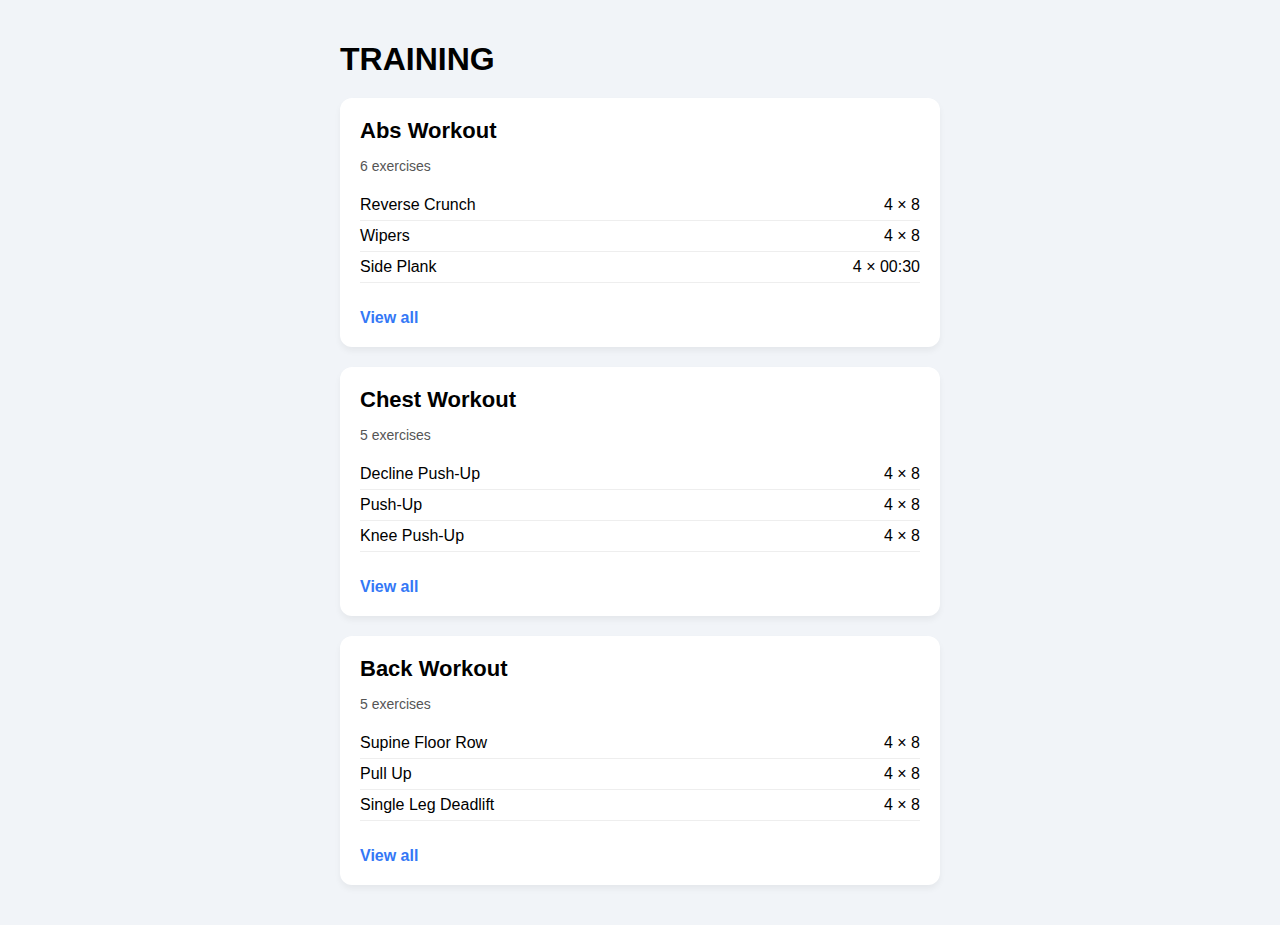
<file: gym-tracker-frontend/index.html>
<!DOCTYPE html>
<html lang="en">
<head>
  <meta charset="UTF-8" />
  <meta name="viewport" content="width=device-width, initial-scale=1.0"/>
  <title>Gym Training Tracker</title>
  <link rel="stylesheet" href="style.css"/>
</head>
<body>
  <div class="container">
    <h1>TRAINING</h1>

    <div class="workout" id="absWorkout">
      <h2>Abs Workout</h2>
      <p>6 exercises</p>
      <ul>
        <li>Reverse Crunch <span>4 × 8</span></li>
        <li>Wipers <span>4 × 8</span></li>
        <li>Side Plank <span>4 × 00:30</span></li>
      </ul>
      <a href="#">View all</a>
    </div>

    <div class="workout" id="chestWorkout">
      <h2>Chest Workout</h2>
      <p>5 exercises</p>
      <ul>
        <li>Decline Push-Up <span>4 × 8</span></li>
        <li>Push-Up <span>4 × 8</span></li>
        <li>Knee Push-Up <span>4 × 8</span></li>
      </ul>
      <a href="#">View all</a>
    </div>

    <div class="workout" id="backWorkout">
      <h2>Back Workout</h2>
      <p>5 exercises</p>
      <ul>
        <li>Supine Floor Row <span>4 × 8</span></li>
        <li>Pull Up <span>4 × 8</span></li>
        <li>Single Leg Deadlift <span>4 × 8</span></li>
      </ul>
      <a href="#">View all</a>
    </div>
  </div>

  <script src="script.js"></script>
</body>
</html>
</file>
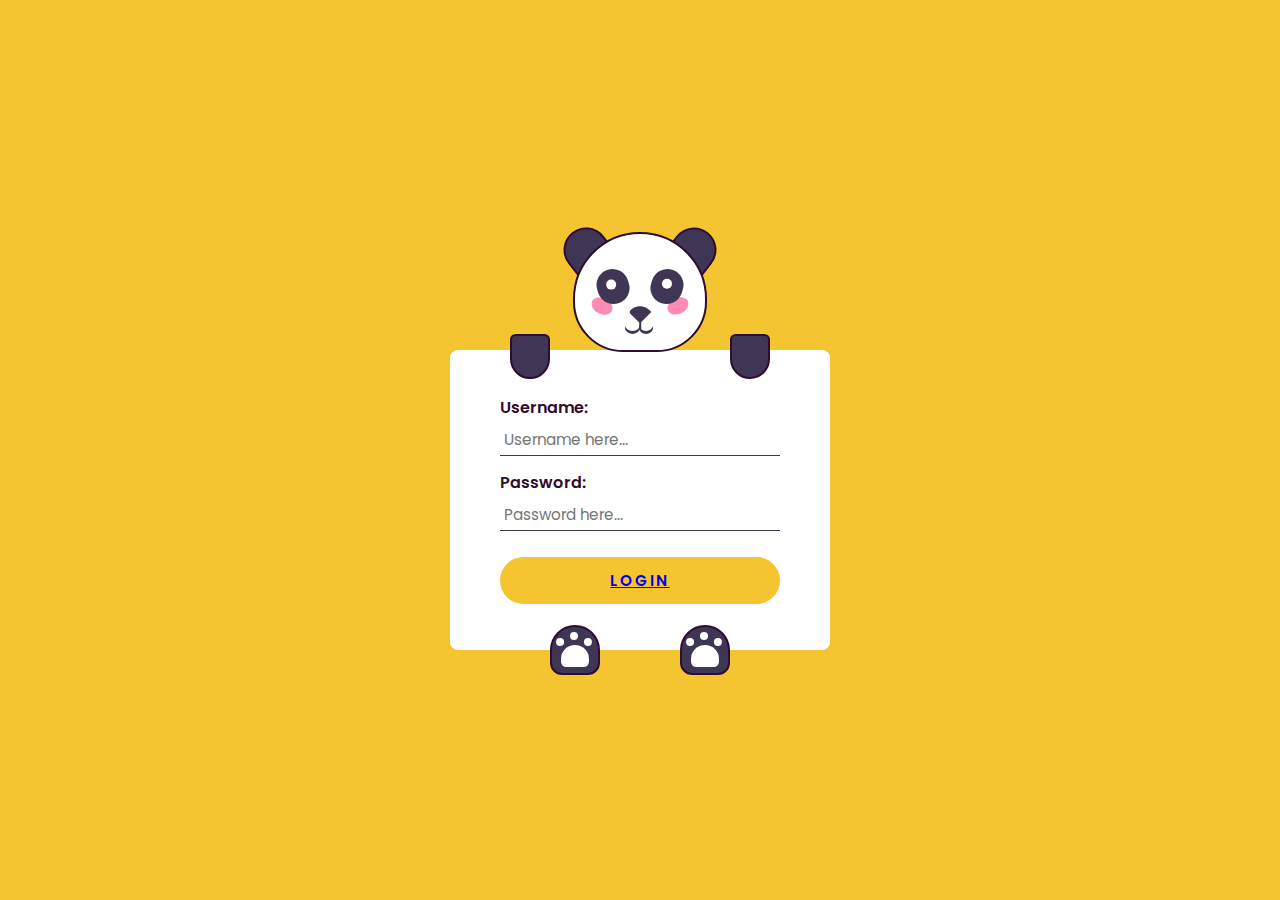
<file: gym-tracker-frontend/loginpage.html>
<html lang="en">
  <head>
    <meta name="viewport" content="width=device-width, initial-scale=1.0" />
    <title>Interactive Panda Form</title>
    <!-- Google Font -->
    <link
      href="https://fonts.googleapis.com/css2?family=Poppins:wght@400;600&display=swap"
      rel="stylesheet"
    />
    <!-- Stylesheet -->
    <link rel="stylesheet" href="loginpage.css" />
  </head>
  <body>
    <div class="container">
      <form>
        <label for="username">Username:</label>
        <input type="text" id="username" placeholder="Username here..." />
        <label for="password">Password:</label>
        <input type="password" id="password" placeholder="Password here..." />
        <button> <a href="main.html">Login</button></a>
      </form>
      <div class="ear-l"></div>
      <div class="ear-r"></div>
      <div class="panda-face">
        <div class="blush-l"></div>
        <div class="blush-r"></div>
        <div class="eye-l">
          <div class="eyeball-l"></div>
        </div>
        <div class="eye-r">
          <div class="eyeball-r"></div>
        </div>
        <div class="nose"></div>
        <div class="mouth"></div>
      </div>
      <div class="hand-l"></div>
      <div class="hand-r"></div>
      <div class="paw-l"></div>
      <div class="paw-r"></div>
    </div>
    <!-- Script -->
    <script src="loginpage.js"></script>
  </body>
</html>
</file>
<file: gym-tracker-frontend/style.css>
body {
    font-family: 'Segoe UI', sans-serif;
    background: #f1f4f8;
    margin: 0;
    padding: 0;
  }
  
  .container {
    width: 90%;
    max-width: 600px;
    margin: auto;
    padding: 20px 0;
  }
  
  h1 {
    font-size: 32px;
    margin-bottom: 20px;
    color: #000;
  }
  
  .workout {
    background: #fff;
    border-radius: 12px;
    padding: 20px;
    margin-bottom: 20px;
    box-shadow: 0 4px 6px rgba(0,0,0,0.05);
  }
  
  .workout h2 {
    font-size: 22px;
    margin: 0 0 5px;
  }
  
  .workout p {
    font-size: 14px;
    color: #555;
    margin-bottom: 10px;
  }
  
  .workout ul {
    list-style: none;
    padding-left: 0;
  }
  
  .workout li {
    display: flex;
    justify-content: space-between;
    padding: 6px 0;
    border-bottom: 1px solid #eee;
  }
  
  .workout a {
    display: inline-block;
    margin-top: 10px;
    color: #3478f6;
    font-weight: bold;
    text-decoration: none;
  }
</file>
<file: gym-tracker-frontend/loginpage.css>
* {
    padding: 0;
    margin: 0;
    box-sizing: border-box;
    font-family: "Poppins", sans-serif;
  }
  body {
    background-color: #f4c531;
  }
  .container {
    height: 31.25em;
    width: 31.25em;
    position: absolute;
    transform: translate(-50%, -50%);
    top: 50%;
    left: 50%;
  }
  form {
    width: 23.75em;
    height: 18.75em;
    background-color: #ffffff;
    position: absolute;
    transform: translate(-50%, -50%);
    top: calc(50% + 3.1em);
    left: 50%;
    padding: 0 3.1em;
    display: flex;
    flex-direction: column;
    justify-content: center;
    border-radius: 0.5em;
  }
  form label {
    display: block;
    margin-bottom: 0.2em;
    font-weight: 600;
    color: #2e0d30;
  }
  form input {
    font-size: 0.95em;
    font-weight: 400;
    color: #3f3554;
    padding: 0.3em;
    border: none;
    border-bottom: 0.12em solid #3f3554;
    outline: none;
  }
  form input:focus {
    border-color: #f4c531;
  }
  form input:not(:last-child) {
    margin-bottom: 0.9em;
  }
  form button {
    font-size: 0.95em;
    padding: 0.8em 0;
    border-radius: 2em;
    border: none;
    outline: none;
    background-color: #f4c531;
    color: #2e0d30;
    text-transform: uppercase;
    font-weight: 600;
    letter-spacing: 0.15em;
    margin-top: 0.8em;
  }
  .panda-face {
    height: 7.5em;
    width: 8.4em;
    background-color: #ffffff;
    border: 0.18em solid #2e0d30;
    border-radius: 7.5em 7.5em 5.62em 5.62em;
    position: absolute;
    top: 2em;
    margin: auto;
    left: 0;
    right: 0;
  }
  .ear-l,
  .ear-r {
    background-color: #3f3554;
    height: 2.5em;
    width: 2.81em;
    border: 0.18em solid #2e0d30;
    border-radius: 2.5em 2.5em 0 0;
    top: 1.75em;
    position: absolute;
  }
  .ear-l {
    transform: rotate(-38deg);
    left: 10.75em;
  }
  .ear-r {
    transform: rotate(38deg);
    right: 10.75em;
  }
  .blush-l,
  .blush-r {
    background-color: #ff8bb1;
    height: 1em;
    width: 1.37em;
    border-radius: 50%;
    position: absolute;
    top: 4em;
  }
  .blush-l {
    transform: rotate(25deg);
    left: 1em;
  }
  .blush-r {
    transform: rotate(-25deg);
    right: 1em;
  }
  .eye-l,
  .eye-r {
    background-color: #3f3554;
    height: 2.18em;
    width: 2em;
    border-radius: 2em;
    position: absolute;
    top: 2.18em;
  }
  .eye-l {
    left: 1.37em;
    transform: rotate(-20deg);
  }
  .eye-r {
    right: 1.37em;
    transform: rotate(20deg);
  }
  .eyeball-l,
  .eyeball-r {
    height: 0.6em;
    width: 0.6em;
    background-color: #ffffff;
    border-radius: 50%;
    position: absolute;
    left: 0.6em;
    top: 0.6em;
    transition: 1s all;
  }
  .eyeball-l {
    transform: rotate(20deg);
  }
  .eyeball-r {
    transform: rotate(-20deg);
  }
  .nose {
    height: 1em;
    width: 1em;
    background-color: #3f3554;
    position: absolute;
    top: 4.37em;
    margin: auto;
    left: 0;
    right: 0;
    border-radius: 1.2em 0 0 0.25em;
    transform: rotate(45deg);
  }
  .nose:before {
    content: "";
    position: absolute;
    background-color: #3f3554;
    height: 0.6em;
    width: 0.1em;
    transform: rotate(-45deg);
    top: 0.75em;
    left: 1em;
  }
  .mouth,
  .mouth:before {
    height: 0.75em;
    width: 0.93em;
    background-color: transparent;
    position: absolute;
    border-radius: 50%;
    box-shadow: 0 0.18em #3f3554;
  }
  .mouth {
    top: 5.31em;
    left: 3.12em;
  }
  .mouth:before {
    content: "";
    position: absolute;
    left: 0.87em;
  }
  .hand-l,
  .hand-r {
    background-color: #3f3554;
    height: 2.81em;
    width: 2.5em;
    border: 0.18em solid #2e0d30;
    border-radius: 0.6em 0.6em 2.18em 2.18em;
    transition: 1s all;
    position: absolute;
    top: 8.4em;
  }
  .hand-l {
    left: 7.5em;
  }
  .hand-r {
    right: 7.5em;
  }
  .paw-l,
  .paw-r {
    background-color: #3f3554;
    height: 3.12em;
    width: 3.12em;
    border: 0.18em solid #2e0d30;
    border-radius: 2.5em 2.5em 1.2em 1.2em;
    position: absolute;
    top: 26.56em;
  }
  .paw-l {
    left: 10em;
  }
  .paw-r {
    right: 10em;
  }
  .paw-l:before,
  .paw-r:before {
    position: absolute;
    content: "";
    background-color: #ffffff;
    height: 1.37em;
    width: 1.75em;
    top: 1.12em;
    left: 0.55em;
    border-radius: 1.56em 1.56em 0.6em 0.6em;
  }
  .paw-l:after,
  .paw-r:after {
    position: absolute;
    content: "";
    background-color: #ffffff;
    height: 0.5em;
    width: 0.5em;
    border-radius: 50%;
    top: 0.31em;
    left: 1.12em;
    box-shadow: 0.87em 0.37em #ffffff, -0.87em 0.37em #ffffff;
  }
  @media screen and (max-width: 500px) {
    .container {
      font-size: 14px;
    }
  }
</file>
